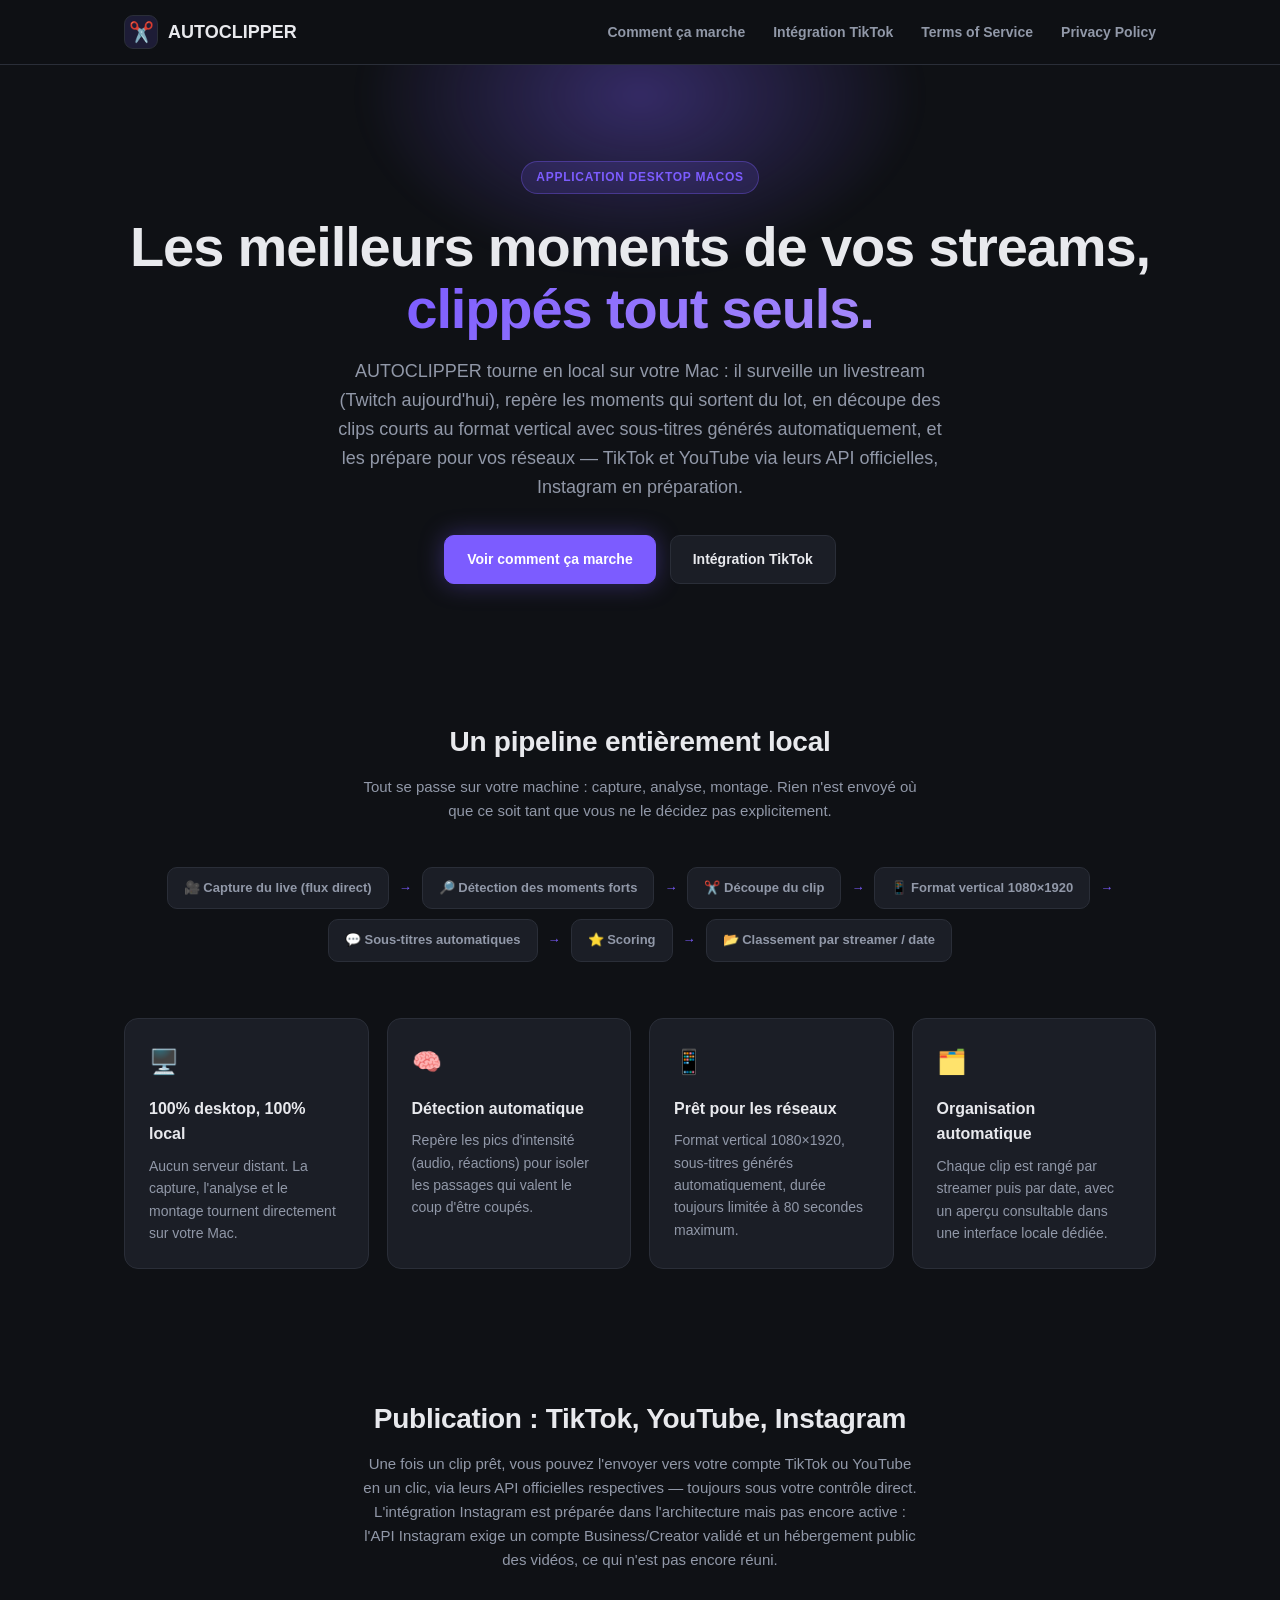
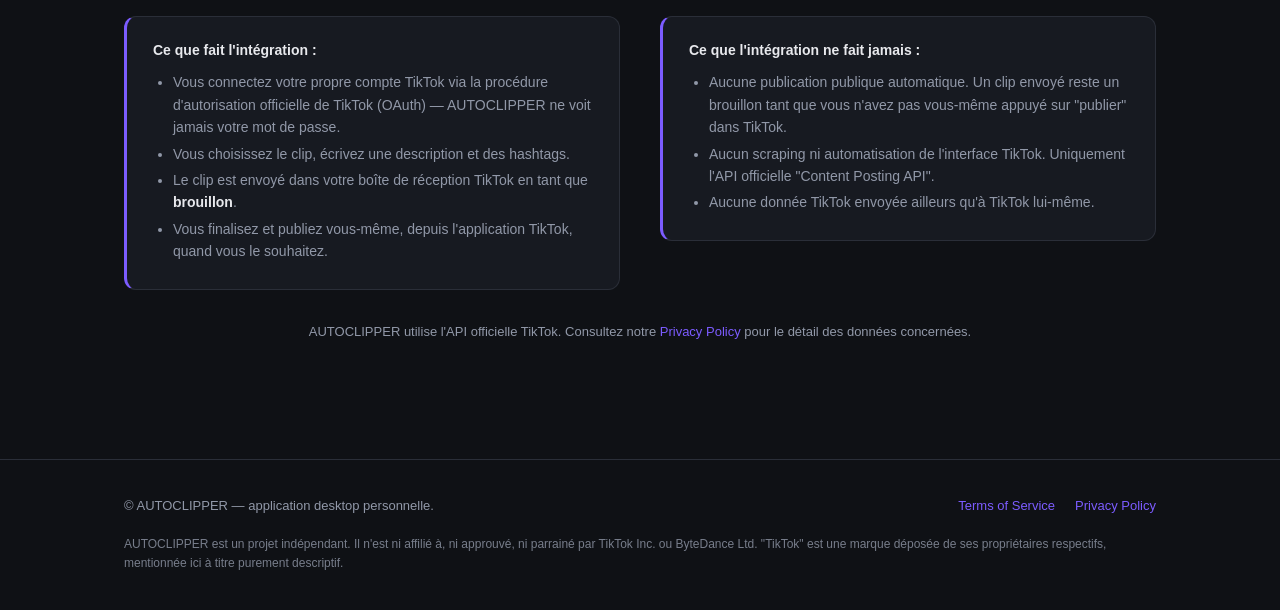
<file: index.html>
<!doctype html>
<html lang="fr">
<head>
  <meta charset="utf-8">
  <meta name="viewport" content="width=device-width, initial-scale=1">
  <title>AUTOCLIPPER — Clipping automatique de livestreams</title>
  <meta name="description" content="AUTOCLIPPER est une application desktop macOS qui détecte les meilleurs moments d'un livestream Twitch, en fait des clips verticaux sous-titrés, et vous laisse les publier en brouillon sur TikTok ou YouTube.">
  <meta name="theme-color" content="#08080c">
  <link rel="icon" type="image/svg+xml" href="assets/favicon.svg">
  <link rel="stylesheet" href="assets/style.css">
</head>
<body>

  <nav class="nav">
    <div class="wrap">
      <a class="brand" href="index.html">
        <span class="brand-mark">✂️</span>
        AUTOCLIPPER
      </a>
      <div class="nav-links">
        <a href="#comment-ca-marche">Comment ça marche</a>
        <a href="#tiktok">Intégration TikTok</a>
        <a href="terms.html">Terms of Service</a>
        <a href="privacy.html">Privacy Policy</a>
      </div>
    </div>
  </nav>

  <header class="hero">
    <div class="wrap hero-inner">
      <span class="eyebrow">Application desktop macOS</span>
      <h1>Les meilleurs moments de vos streams,<br><span class="accent-text">clippés tout seuls.</span></h1>
      <p class="lead">
        AUTOCLIPPER tourne en local sur votre Mac : il surveille un livestream
        (Twitch aujourd'hui), repère les moments qui sortent du lot, en
        découpe des clips courts au format vertical avec sous-titres
        générés automatiquement, et les prépare pour vos réseaux — TikTok et
        YouTube via leurs API officielles, Instagram en préparation.
      </p>
      <div class="hero-actions">
        <a class="btn btn-primary" href="#comment-ca-marche">Voir comment ça marche</a>
        <a class="btn btn-secondary" href="#tiktok">Intégration TikTok</a>
      </div>
    </div>
  </header>

  <section id="comment-ca-marche">
    <div class="wrap">
      <h2 class="section-title">Un pipeline entièrement local</h2>
      <p class="section-sub">
        Tout se passe sur votre machine : capture, analyse, montage. Rien n'est
        envoyé où que ce soit tant que vous ne le décidez pas explicitement.
      </p>

      <div class="pipeline">
        <span class="pipeline-step">🎥 Capture du live (flux direct)</span>
        <span class="pipeline-arrow">→</span>
        <span class="pipeline-step">🔎 Détection des moments forts</span>
        <span class="pipeline-arrow">→</span>
        <span class="pipeline-step">✂️ Découpe du clip</span>
        <span class="pipeline-arrow">→</span>
        <span class="pipeline-step">📱 Format vertical 1080×1920</span>
        <span class="pipeline-arrow">→</span>
        <span class="pipeline-step">💬 Sous-titres automatiques</span>
        <span class="pipeline-arrow">→</span>
        <span class="pipeline-step">⭐ Scoring</span>
        <span class="pipeline-arrow">→</span>
        <span class="pipeline-step">📂 Classement par streamer / date</span>
      </div>

      <div class="grid">
        <div class="feature-card">
          <span class="icon">🖥️</span>
          <h3>100% desktop, 100% local</h3>
          <p>Aucun serveur distant. La capture, l'analyse et le montage tournent directement sur votre Mac.</p>
        </div>
        <div class="feature-card">
          <span class="icon">🧠</span>
          <h3>Détection automatique</h3>
          <p>Repère les pics d'intensité (audio, réactions) pour isoler les passages qui valent le coup d'être coupés.</p>
        </div>
        <div class="feature-card">
          <span class="icon">📱</span>
          <h3>Prêt pour les réseaux</h3>
          <p>Format vertical 1080×1920, sous-titres générés automatiquement, durée toujours limitée à 80 secondes maximum.</p>
        </div>
        <div class="feature-card">
          <span class="icon">🗂️</span>
          <h3>Organisation automatique</h3>
          <p>Chaque clip est rangé par streamer puis par date, avec un aperçu consultable dans une interface locale dédiée.</p>
        </div>
      </div>
    </div>
  </section>

  <section id="tiktok">
    <div class="wrap">
      <h2 class="section-title">Publication : TikTok, YouTube, Instagram</h2>
      <p class="section-sub">
        Une fois un clip prêt, vous pouvez l'envoyer vers votre compte TikTok
        ou YouTube en un clic, via leurs API officielles respectives —
        toujours sous votre contrôle direct. L'intégration Instagram est
        préparée dans l'architecture mais pas encore active : l'API Instagram
        exige un compte Business/Creator validé et un hébergement public des
        vidéos, ce qui n'est pas encore réuni.
      </p>

      <div class="two-col">
        <div class="callout">
          <strong>Ce que fait l'intégration :</strong>
          <ul>
            <li>Vous connectez votre propre compte TikTok via la procédure d'autorisation officielle de TikTok (OAuth) — AUTOCLIPPER ne voit jamais votre mot de passe.</li>
            <li>Vous choisissez le clip, écrivez une description et des hashtags.</li>
            <li>Le clip est envoyé dans votre boîte de réception TikTok en tant que <strong>brouillon</strong>.</li>
            <li>Vous finalisez et publiez vous-même, depuis l'application TikTok, quand vous le souhaitez.</li>
          </ul>
        </div>
        <div class="callout">
          <strong>Ce que l'intégration ne fait jamais :</strong>
          <ul>
            <li>Aucune publication publique automatique. Un clip envoyé reste un brouillon tant que vous n'avez pas vous-même appuyé sur "publier" dans TikTok.</li>
            <li>Aucun scraping ni automatisation de l'interface TikTok. Uniquement l'API officielle "Content Posting API".</li>
            <li>Aucune donnée TikTok envoyée ailleurs qu'à TikTok lui-même.</li>
          </ul>
        </div>
      </div>

      <p style="text-align:center; margin-top: 32px; font-size: 13px; color: var(--text-dim);">
        AUTOCLIPPER utilise l'API officielle TikTok. Consultez notre
        <a href="privacy.html">Privacy Policy</a> pour le détail des données concernées.
      </p>
    </div>
  </section>

  <footer>
    <div class="wrap">
      <span>© AUTOCLIPPER — application desktop personnelle.</span>
      <div class="footer-links">
        <a href="terms.html">Terms of Service</a>
        <a href="privacy.html">Privacy Policy</a>
      </div>
    </div>
    <p class="disclaimer">
      AUTOCLIPPER est un projet indépendant. Il n'est ni affilié à, ni
      approuvé, ni parrainé par TikTok Inc. ou ByteDance Ltd. "TikTok" est
      une marque déposée de ses propriétaires respectifs, mentionnée ici à
      titre purement descriptif.
    </p>
  </footer>

</body>
</html>
</file>
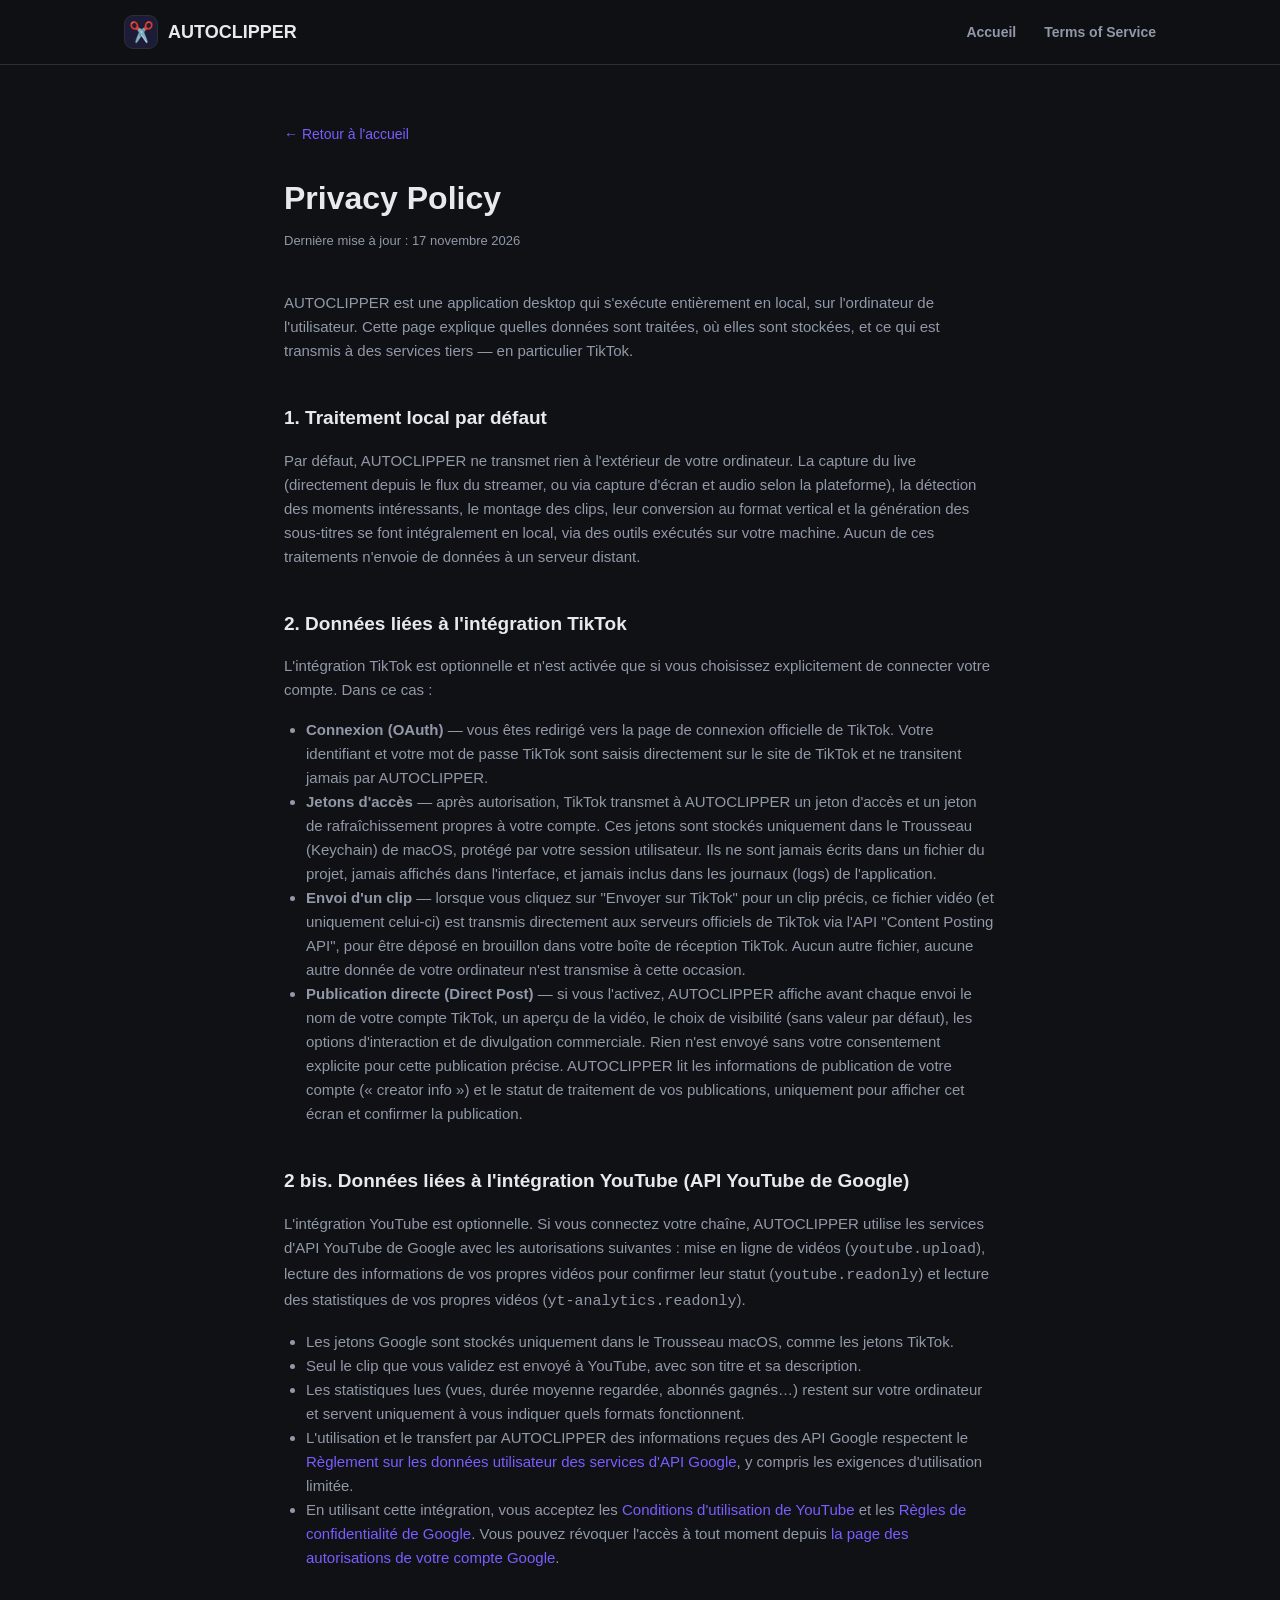
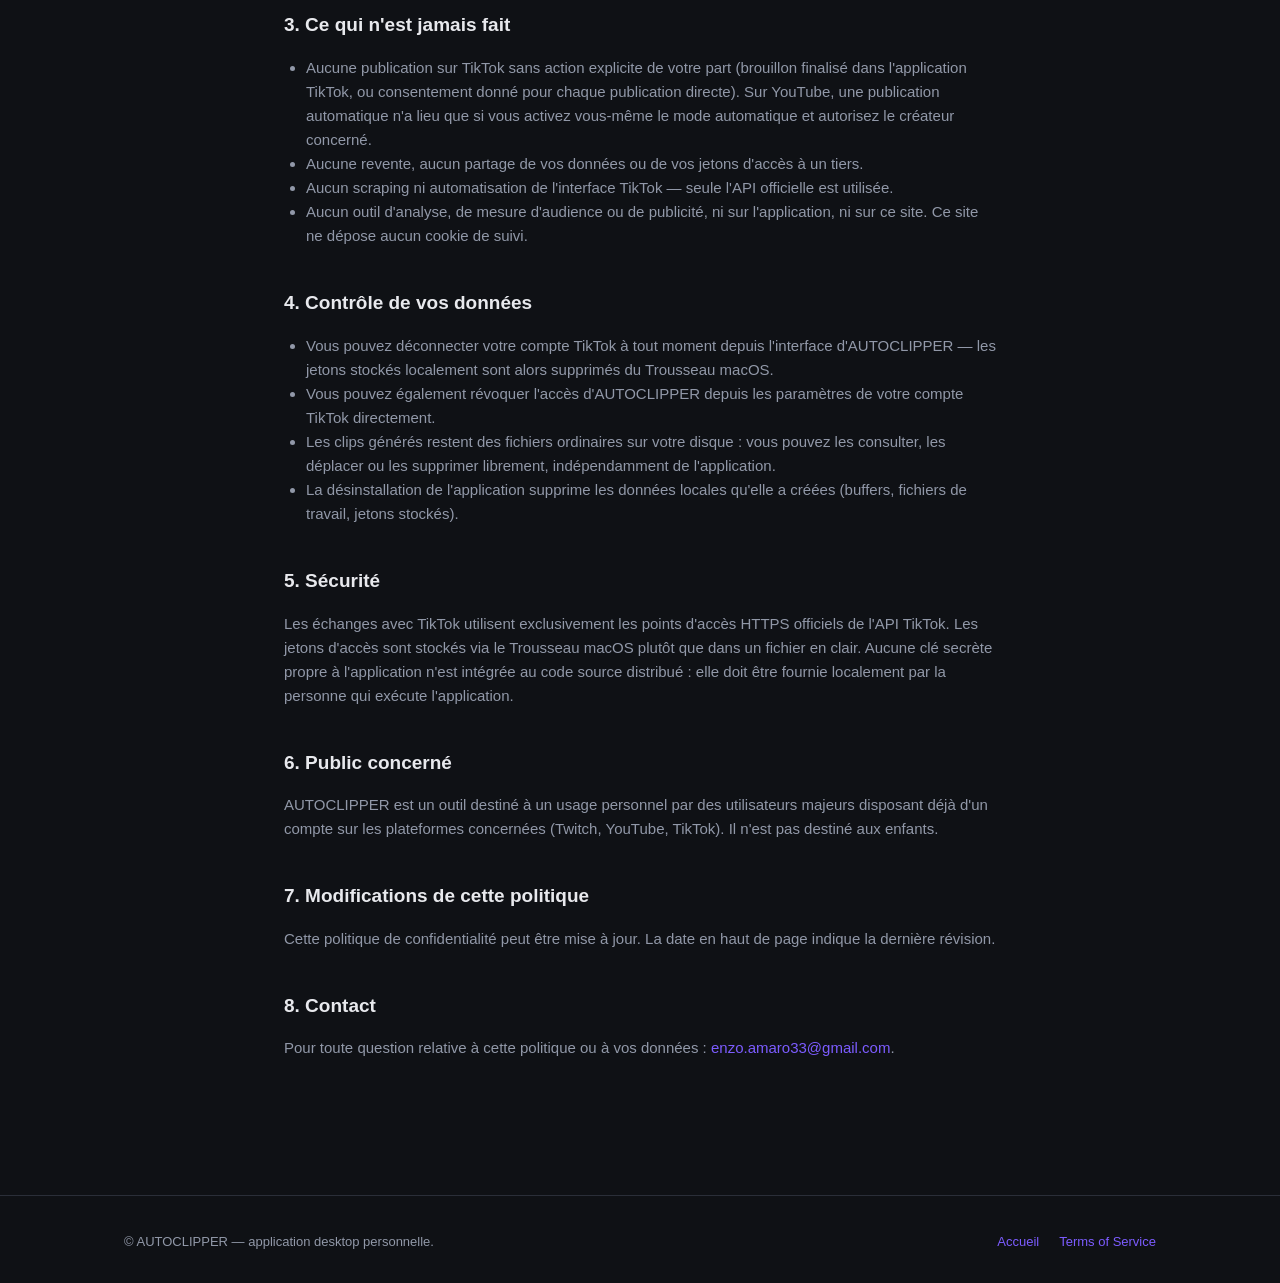
<file: privacy.html>
<!doctype html>
<html lang="fr">
<head>
  <meta charset="utf-8">
  <meta name="viewport" content="width=device-width, initial-scale=1">
  <title>Privacy Policy — AUTOCLIPPER</title>
  <meta name="robots" content="noindex">
  <link rel="icon" type="image/svg+xml" href="assets/favicon.svg">
  <link rel="stylesheet" href="assets/style.css">
</head>
<body>

  <nav class="nav">
    <div class="wrap">
      <a class="brand" href="index.html">
        <span class="brand-mark">✂️</span>
        AUTOCLIPPER
      </a>
      <div class="nav-links">
        <a href="index.html">Accueil</a>
        <a href="terms.html">Terms of Service</a>
      </div>
    </div>
  </nav>

  <main class="legal">
    <div class="wrap">
      <a class="back-link" href="index.html">← Retour à l'accueil</a>
      <h1>Privacy Policy</h1>
      <p class="updated">Dernière mise à jour : 17 novembre 2026</p>

      <p>
        AUTOCLIPPER est une application desktop qui s'exécute entièrement en
        local, sur l'ordinateur de l'utilisateur. Cette page explique quelles
        données sont traitées, où elles sont stockées, et ce qui est
        transmis à des services tiers — en particulier TikTok.
      </p>

      <h2>1. Traitement local par défaut</h2>
      <p>
        Par défaut, AUTOCLIPPER ne transmet rien à l'extérieur de votre
        ordinateur. La capture du live (directement depuis le flux du
        streamer, ou via capture d'écran et audio selon la plateforme), la
        détection des moments intéressants, le montage des clips, leur
        conversion au format vertical et la génération des sous-titres se
        font intégralement en local, via des outils exécutés sur votre
        machine. Aucun de ces traitements n'envoie de données à un serveur
        distant.
      </p>

      <h2>2. Données liées à l'intégration TikTok</h2>
      <p>
        L'intégration TikTok est optionnelle et n'est activée que si vous
        choisissez explicitement de connecter votre compte. Dans ce cas :
      </p>
      <ul>
        <li>
          <strong>Connexion (OAuth)</strong> — vous êtes redirigé vers la
          page de connexion officielle de TikTok. Votre identifiant et votre
          mot de passe TikTok sont saisis directement sur le site de TikTok
          et ne transitent jamais par AUTOCLIPPER.
        </li>
        <li>
          <strong>Jetons d'accès</strong> — après autorisation, TikTok
          transmet à AUTOCLIPPER un jeton d'accès et un jeton de
          rafraîchissement propres à votre compte. Ces jetons sont stockés
          uniquement dans le Trousseau (Keychain) de macOS, protégé par
          votre session utilisateur. Ils ne sont jamais écrits dans un
          fichier du projet, jamais affichés dans l'interface, et jamais
          inclus dans les journaux (logs) de l'application.
        </li>
        <li>
          <strong>Envoi d'un clip</strong> — lorsque vous cliquez sur
          "Envoyer sur TikTok" pour un clip précis, ce fichier vidéo (et
          uniquement celui-ci) est transmis directement aux serveurs
          officiels de TikTok via l'API "Content Posting API", pour être
          déposé en brouillon dans votre boîte de réception TikTok. Aucun
          autre fichier, aucune autre donnée de votre ordinateur n'est
          transmise à cette occasion.
        </li>
        <li>
          <strong>Publication directe (Direct Post)</strong> — si vous
          l'activez, AUTOCLIPPER affiche avant chaque envoi le nom de votre
          compte TikTok, un aperçu de la vidéo, le choix de visibilité
          (sans valeur par défaut), les options d'interaction et de
          divulgation commerciale. Rien n'est envoyé sans votre consentement
          explicite pour cette publication précise. AUTOCLIPPER lit les
          informations de publication de votre compte (« creator info ») et
          le statut de traitement de vos publications, uniquement pour
          afficher cet écran et confirmer la publication.
        </li>
      </ul>

      <h2>2 bis. Données liées à l'intégration YouTube (API YouTube de Google)</h2>
      <p>
        L'intégration YouTube est optionnelle. Si vous connectez votre
        chaîne, AUTOCLIPPER utilise les services d'API YouTube de Google
        avec les autorisations suivantes : mise en ligne de vidéos
        (<code>youtube.upload</code>), lecture des informations de vos
        propres vidéos pour confirmer leur statut
        (<code>youtube.readonly</code>) et lecture des statistiques de vos
        propres vidéos (<code>yt-analytics.readonly</code>).
      </p>
      <ul>
        <li>Les jetons Google sont stockés uniquement dans le Trousseau macOS, comme les jetons TikTok.</li>
        <li>Seul le clip que vous validez est envoyé à YouTube, avec son titre et sa description.</li>
        <li>Les statistiques lues (vues, durée moyenne regardée, abonnés gagnés…) restent sur votre ordinateur et servent uniquement à vous indiquer quels formats fonctionnent.</li>
        <li>
          L'utilisation et le transfert par AUTOCLIPPER des informations
          reçues des API Google respectent le
          <a href="https://developers.google.com/terms/api-services-user-data-policy">Règlement sur les données utilisateur des services d'API Google</a>,
          y compris les exigences d'utilisation limitée.
        </li>
        <li>
          En utilisant cette intégration, vous acceptez les
          <a href="https://www.youtube.com/t/terms">Conditions d'utilisation de YouTube</a>
          et les <a href="https://policies.google.com/privacy">Règles de confidentialité de Google</a>.
          Vous pouvez révoquer l'accès à tout moment depuis
          <a href="https://myaccount.google.com/permissions">la page des autorisations de votre compte Google</a>.
        </li>
      </ul>

      <h2>3. Ce qui n'est jamais fait</h2>
      <ul>
        <li>Aucune publication sur TikTok sans action explicite de votre
          part (brouillon finalisé dans l'application TikTok, ou consentement
          donné pour chaque publication directe). Sur YouTube, une
          publication automatique n'a lieu que si vous activez vous-même le
          mode automatique et autorisez le créateur concerné.</li>
        <li>Aucune revente, aucun partage de vos données ou de vos jetons
          d'accès à un tiers.</li>
        <li>Aucun scraping ni automatisation de l'interface TikTok — seule
          l'API officielle est utilisée.</li>
        <li>Aucun outil d'analyse, de mesure d'audience ou de publicité,
          ni sur l'application, ni sur ce site. Ce site ne dépose aucun
          cookie de suivi.</li>
      </ul>

      <h2>4. Contrôle de vos données</h2>
      <ul>
        <li>Vous pouvez déconnecter votre compte TikTok à tout moment depuis
          l'interface d'AUTOCLIPPER — les jetons stockés localement sont
          alors supprimés du Trousseau macOS.</li>
        <li>Vous pouvez également révoquer l'accès d'AUTOCLIPPER depuis les
          paramètres de votre compte TikTok directement.</li>
        <li>Les clips générés restent des fichiers ordinaires sur votre
          disque : vous pouvez les consulter, les déplacer ou les supprimer
          librement, indépendamment de l'application.</li>
        <li>La désinstallation de l'application supprime les données locales
          qu'elle a créées (buffers, fichiers de travail, jetons stockés).</li>
      </ul>

      <h2>5. Sécurité</h2>
      <p>
        Les échanges avec TikTok utilisent exclusivement les points d'accès
        HTTPS officiels de l'API TikTok. Les jetons d'accès sont stockés via
        le Trousseau macOS plutôt que dans un fichier en clair. Aucune clé
        secrète propre à l'application n'est intégrée au code source
        distribué : elle doit être fournie localement par la personne qui
        exécute l'application.
      </p>

      <h2>6. Public concerné</h2>
      <p>
        AUTOCLIPPER est un outil destiné à un usage personnel par des
        utilisateurs majeurs disposant déjà d'un compte sur les plateformes
        concernées (Twitch, YouTube, TikTok). Il n'est pas destiné aux
        enfants.
      </p>

      <h2>7. Modifications de cette politique</h2>
      <p>
        Cette politique de confidentialité peut être mise à jour. La date en
        haut de page indique la dernière révision.
      </p>

      <h2>8. Contact</h2>
      <p>
        Pour toute question relative à cette politique ou à vos données :
        <a href="mailto:enzo.amaro33@gmail.com">enzo.amaro33@gmail.com</a>.
      </p>
    </div>
  </main>

  <footer>
    <div class="wrap">
      <span>© AUTOCLIPPER — application desktop personnelle.</span>
      <div class="footer-links">
        <a href="index.html">Accueil</a>
        <a href="terms.html">Terms of Service</a>
      </div>
    </div>
  </footer>

</body>
</html>
</file>
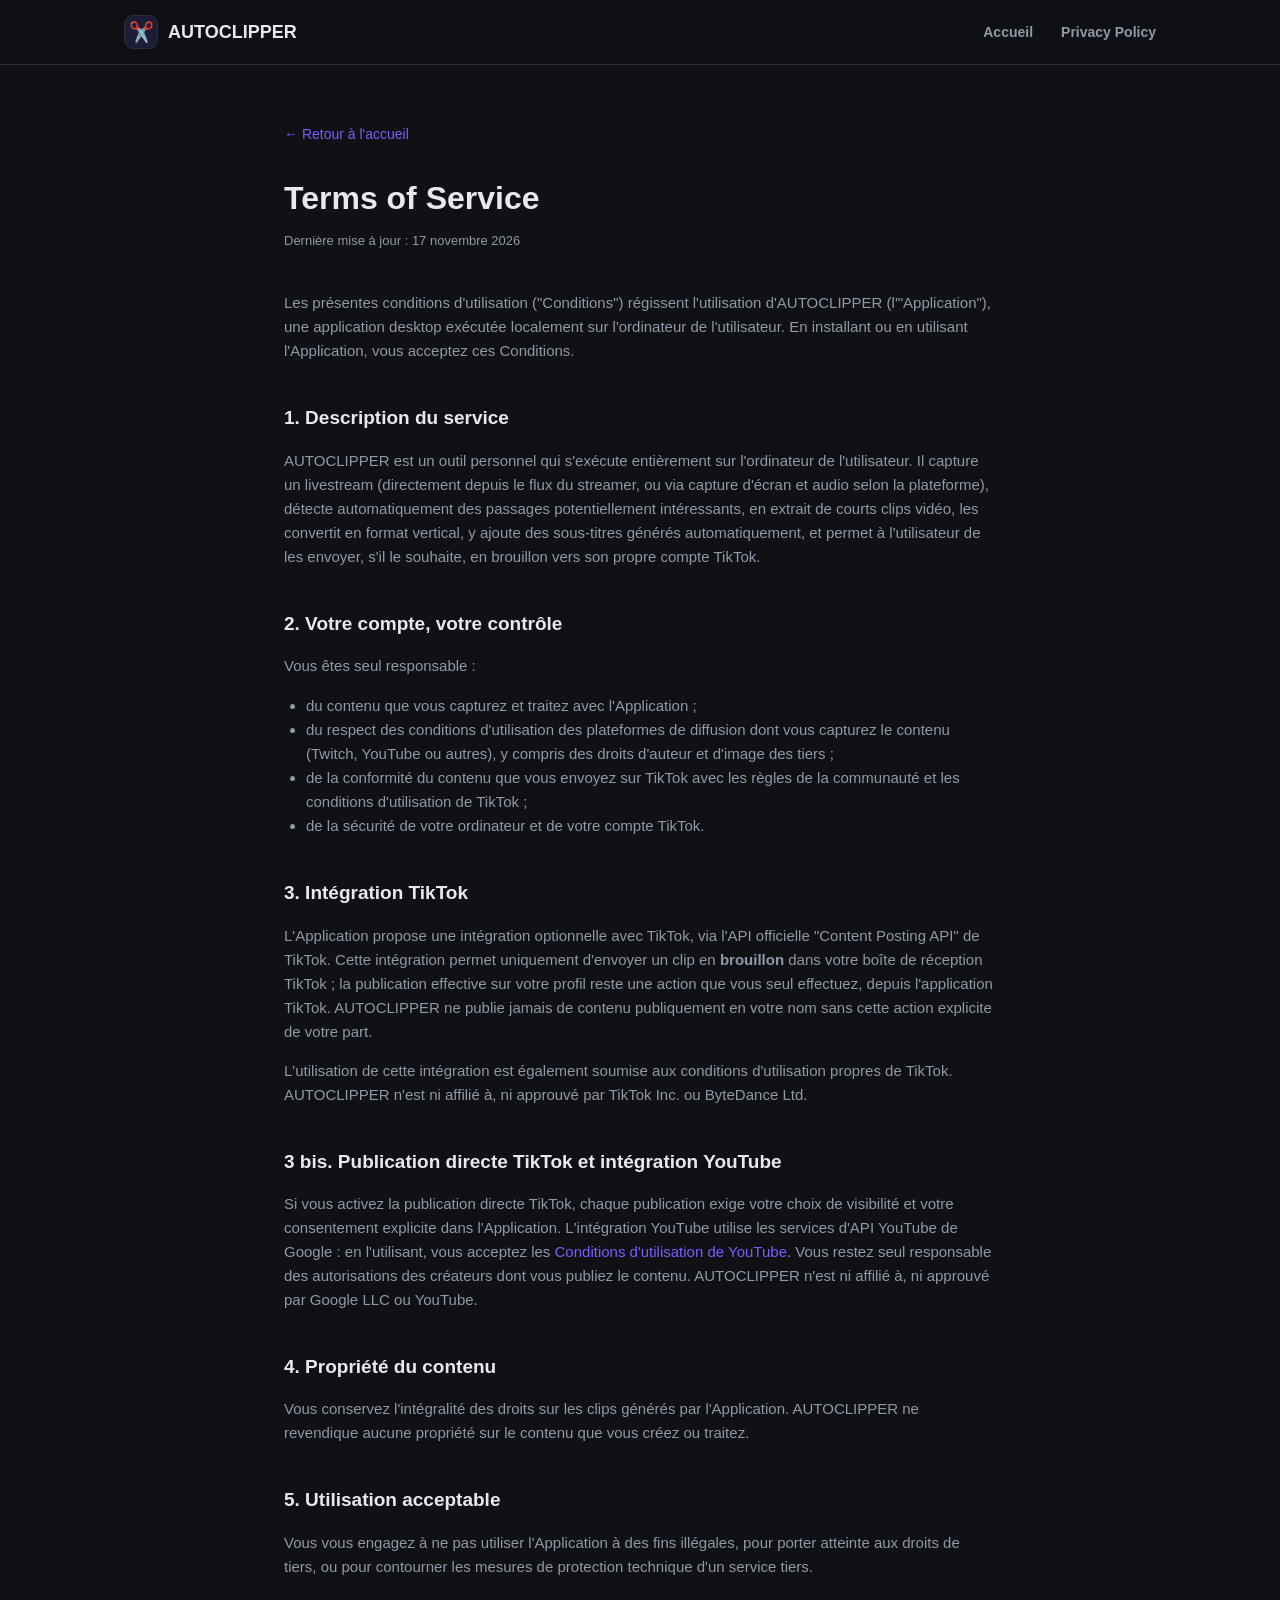
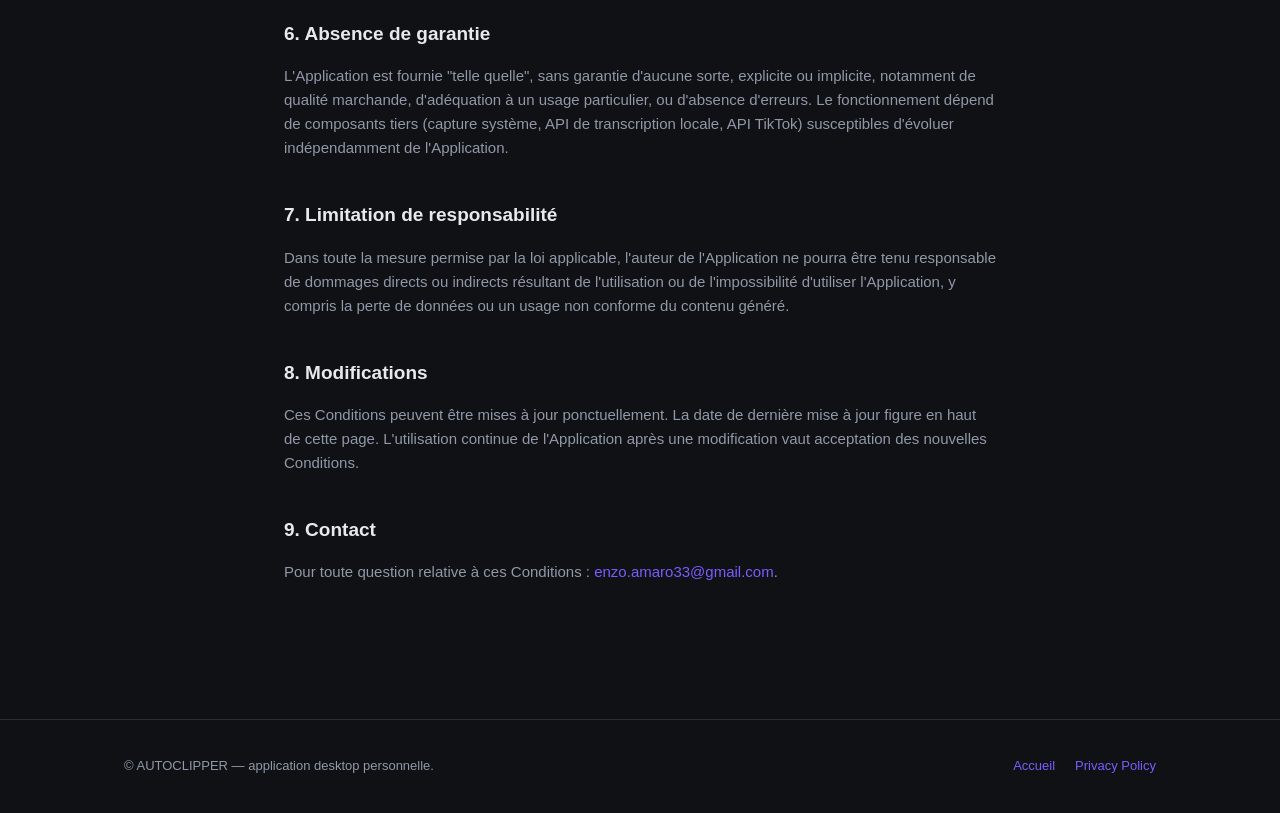
<file: terms.html>
<!doctype html>
<html lang="fr">
<head>
  <meta charset="utf-8">
  <meta name="viewport" content="width=device-width, initial-scale=1">
  <title>Terms of Service — AUTOCLIPPER</title>
  <meta name="robots" content="noindex">
  <link rel="icon" type="image/svg+xml" href="assets/favicon.svg">
  <link rel="stylesheet" href="assets/style.css">
</head>
<body>

  <nav class="nav">
    <div class="wrap">
      <a class="brand" href="index.html">
        <span class="brand-mark">✂️</span>
        AUTOCLIPPER
      </a>
      <div class="nav-links">
        <a href="index.html">Accueil</a>
        <a href="privacy.html">Privacy Policy</a>
      </div>
    </div>
  </nav>

  <main class="legal">
    <div class="wrap">
      <a class="back-link" href="index.html">← Retour à l'accueil</a>
      <h1>Terms of Service</h1>
      <p class="updated">Dernière mise à jour : 17 novembre 2026</p>

      <p>
        Les présentes conditions d'utilisation ("Conditions") régissent
        l'utilisation d'AUTOCLIPPER (l'"Application"), une application
        desktop exécutée localement sur l'ordinateur de l'utilisateur. En
        installant ou en utilisant l'Application, vous acceptez ces
        Conditions.
      </p>

      <h2>1. Description du service</h2>
      <p>
        AUTOCLIPPER est un outil personnel qui s'exécute entièrement sur
        l'ordinateur de l'utilisateur. Il capture un livestream (directement
        depuis le flux du streamer, ou via capture d'écran et audio selon la
        plateforme), détecte automatiquement des passages potentiellement
        intéressants, en extrait de courts clips vidéo, les convertit en
        format vertical, y ajoute des sous-titres générés automatiquement, et
        permet à l'utilisateur de les envoyer, s'il le souhaite, en brouillon
        vers son propre compte TikTok.
      </p>

      <h2>2. Votre compte, votre contrôle</h2>
      <p>
        Vous êtes seul responsable :
      </p>
      <ul>
        <li>du contenu que vous capturez et traitez avec l'Application ;</li>
        <li>du respect des conditions d'utilisation des plateformes de
          diffusion dont vous capturez le contenu (Twitch, YouTube ou
          autres), y compris des droits d'auteur et d'image des tiers ;</li>
        <li>de la conformité du contenu que vous envoyez sur TikTok avec les
          règles de la communauté et les conditions d'utilisation de
          TikTok ;</li>
        <li>de la sécurité de votre ordinateur et de votre compte TikTok.</li>
      </ul>

      <h2>3. Intégration TikTok</h2>
      <p>
        L'Application propose une intégration optionnelle avec TikTok, via
        l'API officielle "Content Posting API" de TikTok. Cette intégration
        permet uniquement d'envoyer un clip en <strong>brouillon</strong>
        dans votre boîte de réception TikTok ; la publication effective sur
        votre profil reste une action que vous seul effectuez, depuis
        l'application TikTok. AUTOCLIPPER ne publie jamais de contenu
        publiquement en votre nom sans cette action explicite de votre part.
      </p>
      <p>
        L'utilisation de cette intégration est également soumise aux
        conditions d'utilisation propres de TikTok. AUTOCLIPPER n'est ni
        affilié à, ni approuvé par TikTok Inc. ou ByteDance Ltd.
      </p>

      <h2>3 bis. Publication directe TikTok et intégration YouTube</h2>
      <p>
        Si vous activez la publication directe TikTok, chaque publication
        exige votre choix de visibilité et votre consentement explicite dans
        l'Application. L'intégration YouTube utilise les services d'API
        YouTube de Google : en l'utilisant, vous acceptez les
        <a href="https://www.youtube.com/t/terms">Conditions d'utilisation de YouTube</a>.
        Vous restez seul responsable des autorisations des créateurs dont
        vous publiez le contenu. AUTOCLIPPER n'est ni affilié à, ni approuvé
        par Google LLC ou YouTube.
      </p>

      <h2>4. Propriété du contenu</h2>
      <p>
        Vous conservez l'intégralité des droits sur les clips générés par
        l'Application. AUTOCLIPPER ne revendique aucune propriété sur le
        contenu que vous créez ou traitez.
      </p>

      <h2>5. Utilisation acceptable</h2>
      <p>
        Vous vous engagez à ne pas utiliser l'Application à des fins
        illégales, pour porter atteinte aux droits de tiers, ou pour
        contourner les mesures de protection technique d'un service tiers.
      </p>

      <h2>6. Absence de garantie</h2>
      <p>
        L'Application est fournie "telle quelle", sans garantie d'aucune
        sorte, explicite ou implicite, notamment de qualité marchande,
        d'adéquation à un usage particulier, ou d'absence d'erreurs. Le
        fonctionnement dépend de composants tiers (capture système, API de
        transcription locale, API TikTok) susceptibles d'évoluer
        indépendamment de l'Application.
      </p>

      <h2>7. Limitation de responsabilité</h2>
      <p>
        Dans toute la mesure permise par la loi applicable, l'auteur de
        l'Application ne pourra être tenu responsable de dommages directs ou
        indirects résultant de l'utilisation ou de l'impossibilité d'utiliser
        l'Application, y compris la perte de données ou un usage non
        conforme du contenu généré.
      </p>

      <h2>8. Modifications</h2>
      <p>
        Ces Conditions peuvent être mises à jour ponctuellement. La date de
        dernière mise à jour figure en haut de cette page. L'utilisation
        continue de l'Application après une modification vaut acceptation
        des nouvelles Conditions.
      </p>

      <h2>9. Contact</h2>
      <p>
        Pour toute question relative à ces Conditions :
        <a href="mailto:enzo.amaro33@gmail.com">enzo.amaro33@gmail.com</a>.
      </p>
    </div>
  </main>

  <footer>
    <div class="wrap">
      <span>© AUTOCLIPPER — application desktop personnelle.</span>
      <div class="footer-links">
        <a href="index.html">Accueil</a>
        <a href="privacy.html">Privacy Policy</a>
      </div>
    </div>
  </footer>

</body>
</html>
</file>
<file: assets/style.css>
:root {
  --bg: #0f1115;
  --bg-elevated: #171a21;
  --card: #1b1e26;
  --card-hover: #22262f;
  --border: #2a2e38;
  --text: #e8e9ed;
  --text-dim: #9198a8;
  --accent: #7c5cff;
  --accent-soft: rgba(124, 92, 255, 0.15);
  --accent-glow: rgba(124, 92, 255, 0.35);
  --score-hi: #4ade80;
  --score-mid: #facc15;
  --danger: #f87171;
  --max-width: 1080px;
}

* { box-sizing: border-box; }

html { scroll-behavior: smooth; }

body {
  margin: 0;
  background: var(--bg);
  color: var(--text);
  font-family: -apple-system, BlinkMacSystemFont, "Segoe UI", Helvetica, Arial, sans-serif;
  line-height: 1.6;
  -webkit-font-smoothing: antialiased;
}

a { color: var(--accent); text-decoration: none; }
a:hover { text-decoration: underline; }

.wrap { max-width: var(--max-width); margin: 0 auto; padding: 0 24px; }

/* ---- Nav ---- */
.nav {
  position: sticky;
  top: 0;
  z-index: 20;
  background: rgba(15, 17, 21, 0.85);
  backdrop-filter: blur(10px);
  border-bottom: 1px solid var(--border);
}
.nav .wrap { display: flex; align-items: center; justify-content: space-between; height: 64px; }
.brand { display: flex; align-items: center; gap: 10px; font-weight: 800; font-size: 18px; color: var(--text); }
.brand:hover { text-decoration: none; }
.brand-mark {
  font-size: 20px;
  width: 34px; height: 34px;
  display: flex; align-items: center; justify-content: center;
  background: var(--accent-soft);
  border: 1px solid var(--border);
  border-radius: 9px;
}
.nav-links { display: flex; gap: 28px; font-size: 14px; }
.nav-links a { color: var(--text-dim); font-weight: 600; }
.nav-links a:hover { color: var(--text); text-decoration: none; }

/* ---- Hero ---- */
.hero {
  position: relative;
  overflow: hidden;
  padding: 96px 0 72px;
  text-align: center;
}
.hero::before {
  content: "";
  position: absolute;
  top: -220px;
  left: 50%;
  transform: translateX(-50%);
  width: 800px;
  height: 500px;
  background: radial-gradient(closest-side, var(--accent-glow), transparent 70%);
  filter: blur(10px);
  pointer-events: none;
}
.hero-inner { position: relative; }
.eyebrow {
  display: inline-block;
  font-size: 12px;
  font-weight: 700;
  letter-spacing: 0.06em;
  text-transform: uppercase;
  color: var(--accent);
  background: var(--accent-soft);
  border: 1px solid rgba(124, 92, 255, 0.35);
  border-radius: 999px;
  padding: 6px 14px;
  margin-bottom: 22px;
}
.hero h1 {
  font-size: clamp(34px, 5.5vw, 56px);
  font-weight: 800;
  letter-spacing: -0.02em;
  margin: 0 0 18px;
  line-height: 1.1;
}
.hero h1 .accent-text {
  background: linear-gradient(135deg, var(--accent), #a78bfa);
  -webkit-background-clip: text;
  background-clip: text;
  color: transparent;
}
.hero p.lead {
  font-size: 18px;
  color: var(--text-dim);
  max-width: 620px;
  margin: 0 auto 34px;
}
.hero-actions { display: flex; gap: 14px; justify-content: center; flex-wrap: wrap; }

.btn {
  display: inline-flex;
  align-items: center;
  gap: 8px;
  padding: 12px 22px;
  border-radius: 10px;
  font-weight: 700;
  font-size: 14px;
  border: 1px solid var(--border);
  cursor: pointer;
}
.btn:hover { text-decoration: none; }
.btn-primary { background: var(--accent); color: #fff; border-color: var(--accent); box-shadow: 0 0 24px var(--accent-glow); }
.btn-primary:hover { background: #6d4cf5; }
.btn-secondary { background: var(--card); color: var(--text); }
.btn-secondary:hover { background: var(--card-hover); }

/* ---- Sections ---- */
section { padding: 64px 0; }
.section-title {
  font-size: 28px;
  font-weight: 800;
  letter-spacing: -0.01em;
  margin: 0 0 10px;
  text-align: center;
}
.section-sub {
  color: var(--text-dim);
  text-align: center;
  max-width: 560px;
  margin: 0 auto 44px;
  font-size: 15px;
}

.pipeline {
  display: flex;
  flex-wrap: wrap;
  justify-content: center;
  gap: 10px;
  margin: 0 0 56px;
}
.pipeline-step {
  background: var(--card);
  border: 1px solid var(--border);
  border-radius: 10px;
  padding: 10px 16px;
  font-size: 13px;
  font-weight: 600;
  color: var(--text-dim);
  white-space: nowrap;
}
.pipeline-arrow { color: var(--accent); align-self: center; font-size: 13px; }

.grid {
  display: grid;
  grid-template-columns: repeat(auto-fit, minmax(240px, 1fr));
  gap: 18px;
}
.feature-card {
  background: var(--card);
  border: 1px solid var(--border);
  border-radius: 14px;
  padding: 24px;
}
.feature-card .icon { font-size: 24px; margin-bottom: 14px; display: block; }
.feature-card h3 { font-size: 16px; margin: 0 0 8px; }
.feature-card p { font-size: 14px; color: var(--text-dim); margin: 0; }

.callout {
  background: var(--bg-elevated);
  border: 1px solid var(--border);
  border-left: 3px solid var(--accent);
  border-radius: 12px;
  padding: 22px 26px;
  font-size: 14px;
  color: var(--text-dim);
}
.callout strong { color: var(--text); }
.callout ul { margin: 10px 0 0; padding-left: 20px; }
.callout li { margin: 4px 0; }

.two-col {
  display: grid;
  grid-template-columns: 1fr 1fr;
  gap: 40px;
  align-items: start;
}
@media (max-width: 720px) {
  .two-col { grid-template-columns: 1fr; }
  .hero { padding: 64px 0 48px; }

  .nav .wrap {
    flex-wrap: wrap;
    height: auto;
    padding-top: 12px;
    padding-bottom: 12px;
    row-gap: 8px;
  }
  .nav-links {
    width: 100%;
    gap: 14px;
    font-size: 13px;
    flex-wrap: wrap;
  }
}

.tag-list { display: flex; flex-wrap: wrap; gap: 8px; }
.tag {
  font-size: 12px;
  font-weight: 600;
  color: var(--text-dim);
  background: var(--card);
  border: 1px solid var(--border);
  border-radius: 999px;
  padding: 5px 12px;
}

/* ---- Footer ---- */
footer {
  border-top: 1px solid var(--border);
  padding: 36px 0;
  margin-top: 40px;
}
footer .wrap {
  display: flex;
  flex-wrap: wrap;
  gap: 16px;
  align-items: center;
  justify-content: space-between;
  font-size: 13px;
  color: var(--text-dim);
}
footer .footer-links { display: flex; gap: 20px; }
footer .disclaimer {
  max-width: var(--max-width);
  margin: 18px auto 0;
  padding: 0 24px;
  font-size: 12px;
  color: var(--text-dim);
  opacity: 0.8;
}

/* ---- Legal pages ---- */
.legal { padding: 56px 0 80px; }
.legal .wrap { max-width: 760px; }
.legal h1 { font-size: 32px; margin: 0 0 6px; }
.legal .updated { color: var(--text-dim); font-size: 13px; margin: 0 0 40px; }
.legal h2 { font-size: 19px; margin: 40px 0 12px; }
.legal p, .legal li { color: var(--text-dim); font-size: 15px; }
.legal ul { padding-left: 22px; }
.legal a { color: var(--accent); }
.legal .placeholder {
  background: var(--accent-soft);
  border: 1px dashed rgba(124, 92, 255, 0.4);
  border-radius: 6px;
  padding: 1px 6px;
  color: var(--text);
  font-family: ui-monospace, monospace;
  font-size: 13px;
}
.back-link { display: inline-block; margin-bottom: 28px; font-size: 14px; color: var(--text-dim); }
</file>
